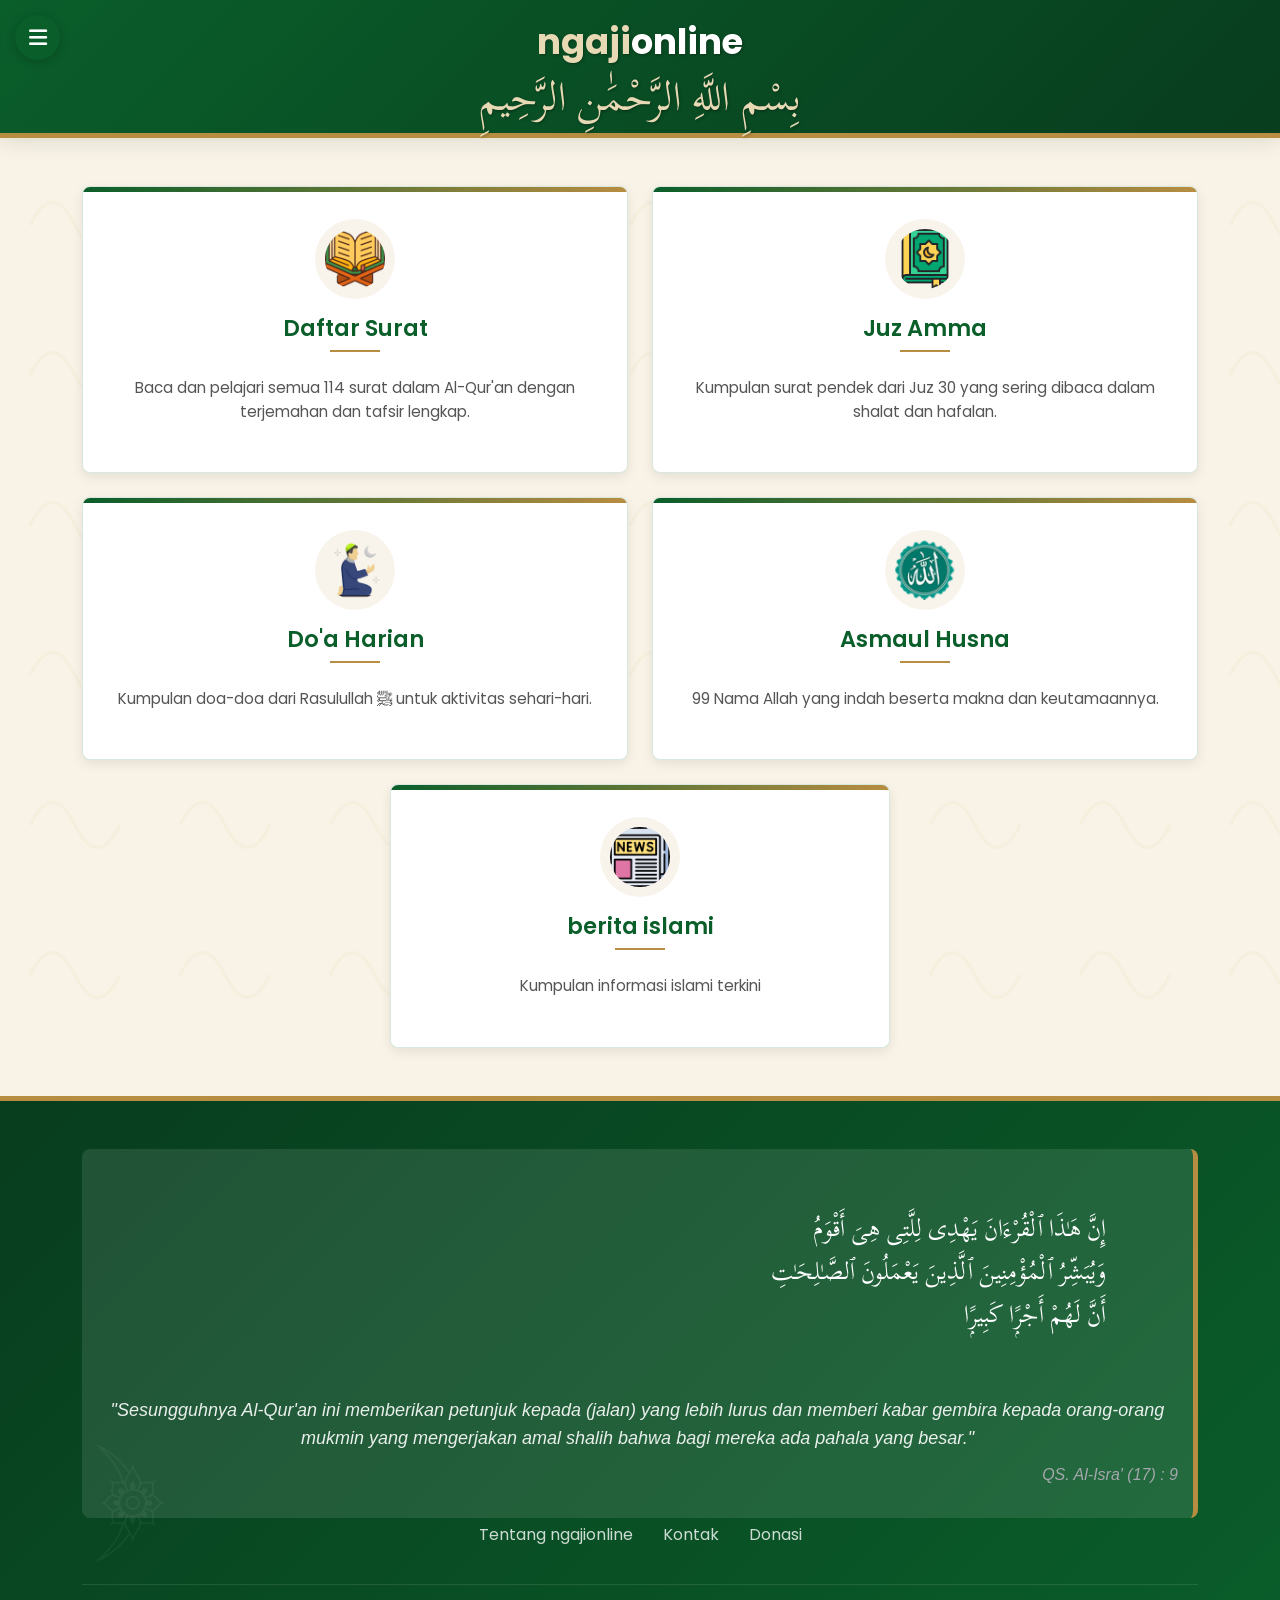
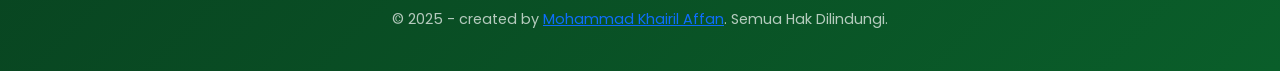
<file: index.html>
<!DOCTYPE html>
<html lang="id">
  <head>
    <meta charset="utf-8" />
    <meta name="viewport" content="width=device-width, initial-scale=1" />
    <title>ngajionline - Platform Digital Al-Qur'an</title>
    <link
      href="https://cdn.jsdelivr.net/npm/bootstrap@5.2.3/dist/css/bootstrap.min.css"
      rel="stylesheet"
    />
    <link
      rel="stylesheet"
      href="https://cdnjs.cloudflare.com/ajax/libs/font-awesome/6.4.0/css/all.min.css"
    />
    <link
      href="https://fonts.googleapis.com/css2?family=Poppins:wght@300;400;500;600;700&family=Amiri:wght@400;700&family=Lateef&family=Scheherazade+New:wght@400;700&display=swap"
      rel="stylesheet"
    />
    <style>
      :root {
        --islamic-green: #0a5e2a;
        --gold: #b78d41;
        --cream: #f8f3e6;
        --light-gold: #e8d9b5;
        --dark-green: #083d1e;
        --white: #ffffff;
      }

      body {
        font-family: "Poppins", sans-serif;
        background-color: var(--cream);
        color: #333;
        overflow-x: hidden;
        background-image: url('data:image/svg+xml;utf8,<svg xmlns="http://www.w3.org/2000/svg" width="100" height="100" viewBox="0 0 100 100" opacity="0.05"><path d="M20,50 Q35,20 50,50 Q65,80 80,50" stroke="%23B78D41" fill="none" stroke-width="2"/></svg>');
        background-size: 150px;
      }

      /* Enhanced Sidebar Styles */
      .sidebar {
        height: 100vh;
        width: 280px;
        position: fixed;
        top: 0;
        left: -300px;
        background: linear-gradient(
          to bottom,
          var(--islamic-green),
          var(--dark-green)
        );
        box-shadow: 5px 0 15px rgba(0, 0, 0, 0.2);
        transition: 0.3s;
        z-index: 1000;
        padding-top: 20px;
        overflow-y: auto;
        color: white;
      }

      .sidebar-open {
        left: 0;
      }

      .sidebar-header {
        padding: 20px;
        text-align: center;
        border-bottom: 1px solid rgba(255, 255, 255, 0.1);
        margin-bottom: 20px;
        position: relative;
      }

      .sidebar-title {
        font-family: "Poppins", sans-serif;
        font-weight: 600;
        font-size: 1.5rem;
        color: var(--light-gold);
        margin-bottom: 0;
      }

      .menu-toggle {
        position: fixed;
        left: 15px;
        top: 15px;
        z-index: 1100;
        background: var(--islamic-green);
        color: white;
        border: none;
        width: 45px;
        height: 45px;
        border-radius: 50%;
        font-size: 1.3rem;
        box-shadow: 0 2px 10px rgba(0, 0, 0, 0.2);
        transition: all 0.3s ease;
      }

      .menu-toggle:hover {
        background: var(--dark-green);
        transform: scale(1.1);
      }

      .overlay {
        position: fixed;
        top: 0;
        left: 0;
        width: 100%;
        height: 100%;
        background: rgba(0, 0, 0, 0.5);
        z-index: 999;
        display: none;
        backdrop-filter: blur(3px);
      }

      .sidebar-menu {
        padding: 0 20px;
      }

      .sidebar-menu li {
        margin-bottom: 5px;
        position: relative;
        transition: all 0.3s ease;
      }

      .sidebar-menu li a {
        display: block;
        padding: 12px 15px;
        color: rgba(255, 255, 255, 0.9);
        text-decoration: none;
        border-radius: 5px;
        transition: all 0.3s ease;
        font-size: 0.95rem;
        position: relative;
        z-index: 1;
      }

      .sidebar-menu li a:hover {
        color: white;
        background: rgba(255, 255, 255, 0.1);
        transform: translateX(5px);
      }

      .sidebar-menu li a::before {
        content: "";
        position: absolute;
        top: 0;
        left: 0;
        width: 3px;
        height: 100%;
        background: var(--gold);
        border-radius: 5px 0 0 5px;
        opacity: 0;
        transition: all 0.3s ease;
      }

      .sidebar-menu li a:hover::before {
        opacity: 1;
      }

      .sidebar-menu li i {
        width: 25px;
        text-align: center;
        margin-right: 10px;
        color: var(--light-gold);
      }

      .sidebar-footer {
        padding: 20px;
        text-align: center;
        margin-top: 20px;
        border-top: 1px solid rgba(255, 255, 255, 0.1);
        font-size: 0.8rem;
        color: rgba(255, 255, 255, 0.6);
      }

      .sidebar-pattern {
        position: absolute;
        bottom: 0;
        right: 0;
        width: 100px;
        height: 100px;
        background-image: url('data:image/svg+xml;utf8,<svg xmlns="http://www.w3.org/2000/svg" viewBox="0 0 100 100"><path d="M20,50 Q35,20 50,50 Q65,80 80,50" stroke="%23B78D41" fill="none" stroke-width="2" opacity="0.2"/></svg>');
        background-repeat: no-repeat;
        background-position: bottom right;
        opacity: 0.1;
        z-index: 0;
      }

      .arabic-text {
        font-family: "Scheherazade New", "Amiri", serif;
        font-size: 2rem;
        text-align: center;
        margin-bottom: 2rem;
      }

      .arabic-font {
        font-family: "Scheherazade New", "Amiri", "Lateef", serif;
      }

      /* Header Styles */
      .main-header {
        background: linear-gradient(
          135deg,
          var(--islamic-green) 0%,
          var(--dark-green) 100%
        );
        box-shadow: 0 4px 20px rgba(0, 0, 0, 0.1);
        padding: 1rem 0;
        position: relative;
        z-index: 1000;
        border-bottom: 5px solid var(--gold);
      }

      .basmallah {
        font-family: "Scheherazade New", serif;
        font-size: 2.5rem;
        color: var(--light-gold);
        text-align: center;
        margin-top: 0.5rem;
        line-height: 1;
        text-shadow: 1px 1px 3px rgba(0, 0, 0, 0.3);
      }

      .logo {
        font-family: "Poppins", sans-serif;
        font-weight: 700;
        font-size: 2.2rem;
        color: var(--white);
        text-align: center;
        text-shadow: 1px 1px 3px rgba(0, 0, 0, 0.3);
        position: relative;
        display: inline-block;
      }

      .logo span {
        color: var(--light-gold);
      }

      .logo-container {
        text-align: center;
        position: relative;
      }

      /* Menu Card Styles */
      .menu-grid {
        display: grid;
        grid-template-columns: repeat(auto-fit, minmax(280px, 1fr));
        gap: 2rem;
        padding: 2rem;
      }

      .menu-card {
        background: var(--white);
        border-radius: 8px;
        overflow: hidden;
        box-shadow: 0 4px 12px rgba(0, 0, 0, 0.08);
        transition: all 0.3s ease;
        text-decoration: none !important;
        border: 1px solid rgba(10, 94, 42, 0.15);
        position: relative;
        height: 100%;
        display: flex;
        flex-direction: column;
      }

      .menu-card:hover {
        transform: translateY(-5px);
        box-shadow: 0 8px 20px rgba(0, 0, 0, 0.12);
      }

      .menu-card::before {
        content: "";
        position: absolute;
        top: 0;
        left: 0;
        right: 0;
        height: 5px;
        background: linear-gradient(
          90deg,
          var(--islamic-green) 0%,
          var(--gold) 100%
        );
      }

      .card-icon {
        width: 80px;
        height: 80px;
        margin: 2rem auto 1rem;
        display: flex;
        align-items: center;
        justify-content: center;
        background: rgba(183, 141, 65, 0.1);
        border-radius: 50%;
        color: var(--islamic-green);
        font-size: 2.5rem;
      }

      .card-title {
        color: var(--islamic-green);
        font-weight: 600;
        text-align: center;
        margin-bottom: 1.5rem;
        font-size: 1.4rem;
        position: relative;
        padding-bottom: 10px;
      }

      .card-title::after {
        content: "";
        position: absolute;
        bottom: 0;
        left: 50%;
        transform: translateX(-50%);
        width: 50px;
        height: 2px;
        background: var(--gold);
      }

      .card-desc {
        color: #555;
        text-align: center;
        padding: 0 1.5rem 2rem;
        font-size: 0.95rem;
        line-height: 1.6;
      }

      /* Ayat Hari Ini Section */
      .daily-verse {
        background: var(--white);
        border-radius: 8px;
        padding: 2rem;
        margin: 2rem auto;
        max-width: 800px;
        box-shadow: 0 4px 12px rgba(0, 0, 0, 0.08);
        border-top: 5px solid var(--islamic-green);
        position: relative;
        overflow: hidden;
      }

      .daily-verse::before {
        content: "﴾";
        font-family: "Scheherazade New", serif;
        font-size: 8rem;
        color: rgba(183, 141, 65, 0.1);
        position: absolute;
        top: -20px;
        right: 10px;
        line-height: 1;
        z-index: 0;
      }

      .verse-title {
        color: var(--islamic-green);
        font-weight: 600;
        margin-bottom: 1.5rem;
        text-align: center;
        position: relative;
        z-index: 1;
      }

      .verse-arabic {
        font-family: "Scheherazade New", serif;
        font-size: 2.2rem;
        line-height: 1.8;
        text-align: right;
        color: var(--dark-green);
        margin-bottom: 1.5rem;
        position: relative;
        z-index: 1;
      }

      .verse-translation {
        font-style: italic;
        color: #555;
        font-size: 1.1rem;
        line-height: 1.6;
        margin-bottom: 0.5rem;
        position: relative;
        z-index: 1;
      }

      .verse-reference {
        color: var(--gold);
        font-weight: 500;
        text-align: center;
        position: relative;
        z-index: 1;
      }

      /* Footer Styles */
      .main-footer {
        background: linear-gradient(
          135deg,
          var(--dark-green) 0%,
          var(--islamic-green) 100%
        );
        color: var(--white);
        padding: 3rem 0 1.5rem;
        position: relative;
        overflow: hidden;
        border-top: 5px solid var(--gold);
      }

      .verse-container {
        background: rgba(255, 255, 255, 0.1);
        border-radius: 8px;
        padding: 2rem;
        margin-bottom: 2rem;
        border-right: 5px solid var(--gold);
        position: relative;
      }

      .verse-container::before {
        content: "﴿";
        font-family: "Scheherazade New", serif;
        font-size: 8rem;
        color: rgba(255, 255, 255, 0.05);
        position: absolute;
        bottom: -30px;
        left: 10px;
        line-height: 1;
      }

      .footer-verse-arabic {
        font-family: "Scheherazade New", serif;
        font-size: 2rem;
        line-height: 1.8;
        text-align: right;
        color: var(--white);
        margin-bottom: 1.5rem;
      }

      .footer-verse-translation {
        font-style: italic;
        opacity: 0.9;
        font-size: 1.1rem;
        line-height: 1.6;
      }

      .footer-verse-reference {
        text-align: right;
        color: var(--light-gold);
      }

      .footer-links {
        display: flex;
        justify-content: center;
        flex-wrap: wrap;
        margin-bottom: 2rem;
      }

      .footer-links a {
        color: rgba(255, 255, 255, 0.8);
        text-decoration: none;
        transition: all 0.3s ease;
        margin: 0 15px;
        position: relative;
        padding: 5px 0;
      }

      .footer-links a:hover {
        color: var(--light-gold);
      }

      .footer-links a::after {
        content: "";
        position: absolute;
        bottom: 0;
        left: 0;
        width: 0;
        height: 1px;
        background: var(--light-gold);
        transition: width 0.3s ease;
      }

      .footer-links a:hover::after {
        width: 100%;
      }

      .copyright {
        margin-top: 2rem;
        padding-top: 1.5rem;
        border-top: 1px solid rgba(255, 255, 255, 0.1);
        color: rgba(255, 255, 255, 0.7);
        font-size: 0.9rem;
        text-align: center;
      }

      /* Dekorasi Islami */
      .islamic-pattern {
        position: absolute;
        width: 150px;
        height: 150px;
        opacity: 0.1;
        z-index: 0;
      }

      .pattern-1 {
        top: 20px;
        left: 20px;
        background-image: url('data:image/svg+xml;utf8,<svg xmlns="http://www.w3.org/2000/svg" viewBox="0 0 100 100"><path d="M50,0 C60,20 80,20 100,50 C80,60 80,80 50,100 C40,80 20,80 0,50 C20,40 20,20 50,0 Z" fill="%23B78D41"/></svg>');
        background-size: contain;
      }

      .pattern-2 {
        bottom: 20px;
        right: 20px;
        background-image: url('data:image/svg+xml;utf8,<svg xmlns="http://www.w3.org/2000/svg" viewBox="0 0 100 100"><path d="M20,50 Q35,20 50,50 Q65,80 80,50" stroke="%23B78D41" fill="none" stroke-width="4"/></svg>');
        background-size: contain;
        transform: rotate(180deg);
      }

      .footer-verse-container {
        background: rgba(255, 255, 255, 0.1);
        border-radius: 8px;
        padding: 1.5rem;
        margin-bottom: 2rem;
        border-right: 5px solid var(--gold);
        position: relative;
      }

      .footer-verse-arabic {
        font-family: "Scheherazade New", "Amiri", serif;
        font-size: 1.8rem;
        line-height: 2.5;
        text-align: right;
        color: var(--white);
        margin-bottom: 1.5rem;
        word-wrap: break-word;
        white-space: pre-wrap;
        overflow-wrap: anywhere;
        hyphens: manual;
        padding: 0;
        direction: rtl;
        text-align: justify;
        text-justify: inter-word;
      }

      .footer-verse-translation {
        font-style: italic;
        opacity: 0.9;
        font-size: 1.1rem;
        line-height: 1.6;
        text-align: left;
        margin-top: 1rem;
      }
      /* Thank You Popup Styles */
      #thankYouModal .modal-content {
        border-radius: 15px;
        overflow: hidden;
      }

      #thankYouModal .modal-body {
        padding: 0;
      }

      #thankYouModal h4 {
        font-family: "Poppins", sans-serif;
        font-weight: 600;
        color: var(--islamic-green);
      }

      #thankYouModal p {
        font-family: "Poppins", sans-serif;
        font-size: 1.1rem;
        line-height: 1.6;
      }

      #thankYouModal .text-muted {
        font-style: italic;
      }

      /* Responsive Adjustments */
      @media (max-width: 768px) {
        .main-header {
          padding: 0.5rem 0;
          position: sticky;
          top: 0;
          z-index: 1000;
        }

        .logo {
          font-size: 1.5rem;
        }

        .basmallah {
          font-size: 1.8rem;
          margin-top: 0.3rem;
        }

        .footer-verse-arabic {
          font-size: 1.6rem;
          line-height: 2.2;
        }
      }

      @media (max-width: 576px) {
        .footer-verse-arabic {
          font-size: 1.4rem;
          line-height: 2;
        }

        .footer-verse-translation {
          font-size: 1rem;
        }

        /* Tambahkan navbar mobile */
        .mobile-navbar {
          display: flex;
          justify-content: space-around;
          background: var(--dark-green);
          padding: 0.5rem 0;
          position: fixed;
          bottom: 0;
          width: 100%;
          z-index: 1000;
        }

        .mobile-nav-item {
          color: white;
          text-align: center;
          font-size: 0.8rem;
        }

        .mobile-nav-item i {
          display: block;
          font-size: 1.2rem;
          margin-bottom: 0.2rem;
        }
      }
    </style>
  </head>
  <body>
    <!-- Tombol Toggle Sidebar -->
    <button class="menu-toggle">
      <i class="fas fa-bars"></i>
    </button>

    <!-- Overlay -->
    <div class="overlay"></div>

    <!-- Enhanced Sidebar -->
    <div class="sidebar">
      <div class="sidebar-header">
        <h3 class="sidebar-title">ngaji online</h3>
      </div>
      <ul class="sidebar-menu list-unstyled">
        <li>
          <a href="#"> <i class="fas fa-home"></i> Beranda </a>
        </li>
        <li>
          <a href="surat/index.html">
            <i class="fas fa-book-quran"></i> Daftar Surat
          </a>
        </li>
        <li>
          <a href="juz-amma/index.html">
            <i class="fas fa-star"></i> Juz Amma
          </a>
        </li>
        <li>
          <a href="doa-doa/index.html">
            <i class="fas fa-hands-praying"></i> Doa Harian
          </a>
        </li>
        <li>
          <a href="asmaul-husna/index.html">
            <i class="fas fa-pray"></i> Asmaul Husna
          </a>
        </li>
        <li>
          <a href="profil.html">
            <i class="fas fa-user-tie"></i> Profile Pengembang
          </a>
        </li>
        <li>
          <a href="#" id="reportIssueBtn">
            <i class="fas fa-bug"></i> Laporkan Masalah
          </a>
        </li>
      </ul>

      <div class="sidebar-footer">
        <p>ngajionline v1.0.0</p>
        <p class="arabic-font" style="font-size: 1.2rem; margin-top: 5px">
          وَمَا تَوْفِيقِي إِلَّا بِاللَّهِ
        </p>
      </div>

      <div class="sidebar-pattern"></div>
    </div>

<div class="modal fade" id="reportIssueModal" tabindex="-1" aria-hidden="true" style="z-index: 1060;">
  <div class="modal-dialog modal-dialog-centered">
    <div class="modal-content">
      <div class="modal-header bg-light">
        <h5 class="modal-title fw-bold">Laporkan Masalah</h5>
        <button type="button" class="btn-close" data-bs-dismiss="modal" aria-label="Close"></button>
      </div>
      <div class="modal-body">
        <form id="issueForm">
          <!-- Nama Masalah -->
          <div class="mb-3">
            <label for="issueName" class="form-label fw-semibold">Nama Masalah <span class="text-danger">*</span></label>
            <input type="text" class="form-control" id="issueName" placeholder="Contoh: Menu tidak responsive" required>
          </div>
          
          <!-- Deskripsi Masalah -->
          <div class="mb-3">
            <label for="issueDescription" class="form-label fw-semibold">Deskripsi Masalah <span class="text-danger">*</span></label>
            <textarea class="form-control" id="issueDescription" rows="3" 
                      placeholder="Jelaskan masalah yang terjadi secara detail" required></textarea>
          </div>
          
          <!-- Letak Masalah -->
          <div class="mb-3">
            <label for="issueLocation" class="form-label fw-semibold">Letak Masalah <span class="text-danger">*</span></label>
            <input type="text" class="form-control" id="issueLocation" 
                   placeholder="Contoh: Sidebar kiri, Halaman Dashboard" required>
          </div>
          
          <!-- Upload Screenshot -->
          <div class="mb-3">
            <label for="issueScreenshot" class="form-label fw-semibold">Screenshot (Opsional)</label>
            <input class="form-control" type="file" id="issueScreenshot" accept="image/*">
            <div class="form-text">Format: JPG, PNG (Maks. 5MB)</div>
          </div>
          
          <div class="alert alert-info mb-0">
            <i class="bi bi-info-circle me-2"></i>
            Laporan akan dikirim ke tim teknis
          </div>
        </form>
      </div>
      <div class="modal-footer">
        <button type="button" class="btn btn-secondary" data-bs-dismiss="modal">
          <i class="bi bi-x-lg me-1"></i> Tutup
        </button>
        <button type="submit" class="btn btn-primary" id="sendReportBtn">
          <i class="bi bi-send me-1"></i> Kirim
        </button>
      </div>
    </div>
  </div>
</div>

<style>
  /* Pastikan modal muncul di atas sidebar */
  .modal {
    z-index: 1060 !important; /* Lebih tinggi dari z-index sidebar */
  }
  
  /* Perbaikan tata letak untuk mencegah tumpang tindih */
  .modal-dialog {
    margin-right: auto;
    margin-left: auto;
    max-width: 95%;
  }
  
  @media (min-width: 576px) {
    .modal-dialog {
      max-width: 500px;
    }
  }
  
  /* Jika sidebar menggunakan z-index tinggi */
  .sidebar {
    z-index: 1040 !important; /* Pastikan lebih rendah dari modal */
  }
</style>

<script>
// Script untuk menangani pengiriman form
document.getElementById('sendReportBtn').addEventListener('click', function() {
  const form = document.getElementById('issueForm');
  if (form.checkValidity()) {
    // Ambil nilai form
    const problemName = document.getElementById('issueName').value;
    const problemDesc = document.getElementById('issueDescription').value;
    const problemLocation = document.getElementById('issueLocation').value;
    
    // Kirim via WhatsApp (contoh)
    const whatsappNumber = "+6289630961095";
    const message = `*Laporan Masalah*%0A%0ANama masalah: ${problemName}%0ADeskripsi: ${problemDesc}%0ALetak masalah: ${problemLocation}`;
    
    window.open(`https://wa.me/${whatsappNumber}?text=${message}`, '_blank');
    
    // Tutup modal
    bootstrap.Modal.getInstance(document.getElementById('reportIssueModal')).hide();
  } else {
    form.reportValidity();
  }
});
</script>

    <script>
      document.addEventListener("DOMContentLoaded", function () {
        // Show modal when report issue is clicked
        document
          .getElementById("reportIssueBtn")
          .addEventListener("click", function (e) {
            e.preventDefault();
            var modal = new bootstrap.Modal(
              document.getElementById("reportIssueModal")
            );
            modal.show();
          });

        // Handle form submission
        document
          .getElementById("sendReportBtn")
          .addEventListener("click", function () {
            const name = document.getElementById("issueName").value;
            const description =
              document.getElementById("issueDescription").value;
            const location = document.getElementById("issueLocation").value;
            const fileInput = document.getElementById("issueScreenshot");

            if (!name || !description || !location) {
              alert("Harap isi semua field yang wajib diisi!");
              return;
            }

            // Format WhatsApp message
            let message =
              `*Laporan Masalah Ngaji Online*%0A%0A` +
              `*Nama Masalah:* ${name}%0A` +
              `*Deskripsi:* ${description}%0A` +
              `*Letak Masalah:* ${location}%0A` +
              `*Versi Aplikasi:* 1.0.0%0A` +
              `*Tanggal:* ${new Date().toLocaleString()}`;

            if (fileInput.files.length > 0) {
              message +=
                "%0A%0A*Catatan:* Terdapat screenshot yang dilampirkan";
            }

            // Open WhatsApp with the message
            window.open(
              `https://wa.me/6289630961095?text=${message}`,
              "_blank"
            );

            // Close the modal
            var modal = bootstrap.Modal.getInstance(
              document.getElementById("reportIssueModal")
            );
            modal.hide();

            // Reset form
            document.getElementById("issueForm").reset();

            // Show thank you popup
            var thankYouModal = new bootstrap.Modal(
              document.getElementById("thankYouModal")
            );
            thankYouModal.show();
          });
      });
    </script>

    <!-- Header with Basmallah -->
    <header class="main-header">
      <div class="container">
        <div class="logo-container">
          <div class="logo"><span>ngaji</span>online</div>
        </div>
        <div class="basmallah arabic-font">
          بِسْمِ اللَّهِ الرَّحْمَٰنِ الرَّحِيمِ
        </div>
      </div>
    </header>

 <main class="container my-5">
    <!-- Feature Cards Grid -->
    <div class="row g-4">
      <!-- Baris Pertama - 2 Kolom -->
      <div class="col-md-6">
        <a href="surat" class="menu-card">
          <div class="card-icon">
            <img
              src="img/icon-surat.png"
              alt="Daftar Surat"
              style="
                width: 60px;
                height: 60px;
                object-fit: cover;
                border-radius: 50%;
              "
            />
          </div>
          <h3 class="card-title">Daftar Surat</h3>
          <p class="card-desc">
            Baca dan pelajari semua 114 surat dalam Al-Qur'an dengan
            terjemahan dan tafsir lengkap.
          </p>
        </a>
      </div>
      <div class="col-md-6">
        <a href="juz-amma" class="menu-card">
          <div class="card-icon">
            <img
              src="img/juz-amma.png"
              alt="Juz Amma"
              style="
                width: 60px;
                height: 60px;
                object-fit: cover;
                border-radius: 50%;
              "
            />
          </div>
          <h3 class="card-title">Juz Amma</h3>
          <p class="card-desc">
            Kumpulan surat pendek dari Juz 30 yang sering dibaca dalam shalat
            dan hafalan.
          </p>
        </a>
      </div>
      
      <!-- Baris Kedua - 2 Kolom -->
      <div class="col-md-6">
        <a href="doa-doa" class="menu-card">
          <div class="card-icon">
            <img
              src="img/icon_doa.png"
              alt="Doa Harian"
              style="
                width: 60px;
                height: 60px;
                object-fit: cover;
                border-radius: 50%;
              "
            />
          </div>
          <h3 class="card-title">Do'a Harian</h3>
          <p class="card-desc">
            Kumpulan doa-doa dari Rasulullah ﷺ untuk aktivitas sehari-hari.
          </p>
        </a>
      </div>
      <div class="col-md-6">
        <a href="asmaul-husna" class="menu-card">
          <div class="card-icon">
            <img
              src="img/icon-asmaul-husna.png"
              alt="Asmaul Husna"
              style="
                width: 60px;
                height: 60px;
                object-fit: cover;
                border-radius: 50%;
              "
            />
          </div>
          <h3 class="card-title">Asmaul Husna</h3>
          <p class="card-desc">
            99 Nama Allah yang indah beserta makna dan keutamaannya.
          </p>
        </a>
      </div>
      
      <!-- Baris Ketiga - 1 Kolom di Tengah -->
      <div class="col-12 d-flex justify-content-center">
        <div class="col-md-6" style="max-width: 500px;">
          <a href="berita-islam" class="menu-card">
            <div class="card-icon">
              <img
                src="img/newspaper.png"
                alt="Doa Tahlil"
                style="
                  width: 60px;
                  height: 60px;
                  object-fit: cover;
                  border-radius: 50%;
                "
              />
            </div>
            <h3 class="card-title">berita islami</h3>
            <p class="card-desc">Kumpulan informasi islami terkini</p>
          </a>
        </div>
      </div>
    </div>
  </main>

    <!-- Footer with Verse -->
    <footer class="main-footer">
      <div class="container">
        <div class="verse-container">
          <p class="footer-verse-arabic" dir="rtl">
            إِنَّ هَـٰذَا ٱلْقُرْءَانَ يَهْدِى لِلَّتِى هِىَ أَقْوَمُ
            وَيُبَشِّرُ ٱلْمُؤْمِنِينَ ٱلَّذِينَ يَعْمَلُونَ ٱلصَّـٰلِحَـٰتِ
            أَنَّ لَهُمْ أَجْرًۭا كَبِيرًۭا
          </p>
          <p class="footer-verse-translation">
            "Sesungguhnya Al-Qur'an ini memberikan petunjuk kepada (jalan) yang
            lebih lurus dan memberi kabar gembira kepada orang-orang mukmin yang
            mengerjakan amal shalih bahwa bagi mereka ada pahala yang besar."
          </p>
          <p class="footer-verse-reference">QS. Al-Isra' (17) : 9</p>
        </div>

        <style>
          .verse-container {
            max-width: 100%;
            margin: 0 auto;
            padding: 15px;
            text-align: center;
            font-family: "Traditional Arabic", "Arial", sans-serif;
            direction: rtl;
          }

          .footer-verse-arabic {
            font-size: clamp(18px, 3vw, 24px);
            line-height: 1.8;
            margin-bottom: 15px;
            color: #2a4365;
          }

          .footer-verse-translation {
            font-size: clamp(14px, 2vw, 18px);
            line-height: 1.6;
            margin-bottom: 10px;
            color: #4a5568;
            direction: ltr;
            text-align: center;
          }

          .footer-verse-reference {
            font-size: clamp(12px, 1.8vw, 16px);
            color: #718096;
            font-style: italic;
          }

          @media (max-width: 768px) {
            .verse-container {
              padding: 10px;
            }
            .footer-verse-arabic {
              line-height: 1.6;
            }
          }
        </style>

        <style>
          .verse-container {
            max-width: 100%;
            margin: 0 auto;
            padding: 15px;
            text-align: center;
            font-family: "Traditional Arabic", "Arial", sans-serif;
            direction: rtl;
          }

          .footer-verse-arabic {
            font-size: clamp(18px, 3vw, 24px);
            line-height: 1.8;
            margin-bottom: 15px;
            color: #ffffff;
          }

          .footer-verse-translation {
            font-size: clamp(14px, 2vw, 18px);
            line-height: 1.6;
            margin-bottom: 10px;
            color: #ffffff;
            direction: ltr;
            text-align: center;
          }

          .footer-verse-reference {
            font-size: clamp(12px, 1.8vw, 16px);
            color: #a4a7ac;
            font-style: italic;
          }

          @media (max-width: 768px) {
            .verse-container {
              padding: 10px;
            }
            .footer-verse-arabic {
              line-height: 1.6;
            }
          }
        </style>

        <div class="footer-links">
          <a href="#">Tentang ngajionline</a>
          <a href="profil.html">Kontak</a>
          <a href="https://saweria.co/khairilaffan">Donasi</a>
        </div>

        <div class="copyright">
          <p>
            &copy; 2025 - created by
            <a href="profil.html">Mohammad Khairil Affan</a>. Semua Hak
            Dilindungi.
          </p>
        </div>
      </div>
    </footer>

    <script src="https://code.jquery.com/jquery-3.6.2.min.js"></script>
    <script>
      $(document).ready(function () {
        // Toggle sidebar
        $(".menu-toggle").click(function () {
          $(".sidebar").toggleClass("sidebar-open");
          $(".overlay").fadeToggle();
          $("body").toggleClass("no-scroll");
          $(".mobile-nav-item").removeClass("active");
          $(this).addClass("active");
        });

        // Tutup sidebar saat klik overlay
        $(".overlay").click(function () {
          $(".sidebar").removeClass("sidebar-open");
          $(this).fadeOut();
          $("body").removeClass("no-scroll");
        });

        // Animasi menu item
        $(".sidebar-menu li").each(function (index) {
          $(this).css("transition-delay", index * 0.1 + "s");
        });
      });
    </script>
    <script src="https://cdn.jsdelivr.net/npm/bootstrap@5.2.3/dist/js/bootstrap.bundle.min.js"></script>

    <!-- Thank You Popup -->
    <div class="modal fade" id="thankYouModal" tabindex="-1" aria-hidden="true">
      <div class="modal-dialog modal-dialog-centered">
        <div
          class="modal-content"
          style="border: none; background: transparent"
        >
          <div class="text-center">
            <div
              class="bg-white p-4 rounded"
              style="box-shadow: 0 5px 15px rgba(0, 0, 0, 0.1)"
            >
              <h4 class="text-success mb-3">Terima Kasih Atas Laporan Anda</h4>
              <p class="mb-3">
                "Barangsiapa menunjuki kepada kebaikan maka dia akan mendapatkan
                pahala seperti pahala orang yang mengerjakannya"
              </p>
              <p class="text-muted small">HR. Muslim no. 1893</p>
              <button
                type="button"
                class="btn btn-success mt-2"
                data-bs-dismiss="modal"
              >
                Tutup
              </button>
            </div>
          </div>
        </div>
      </div>
    </div>
  </body>
</html>
</file>
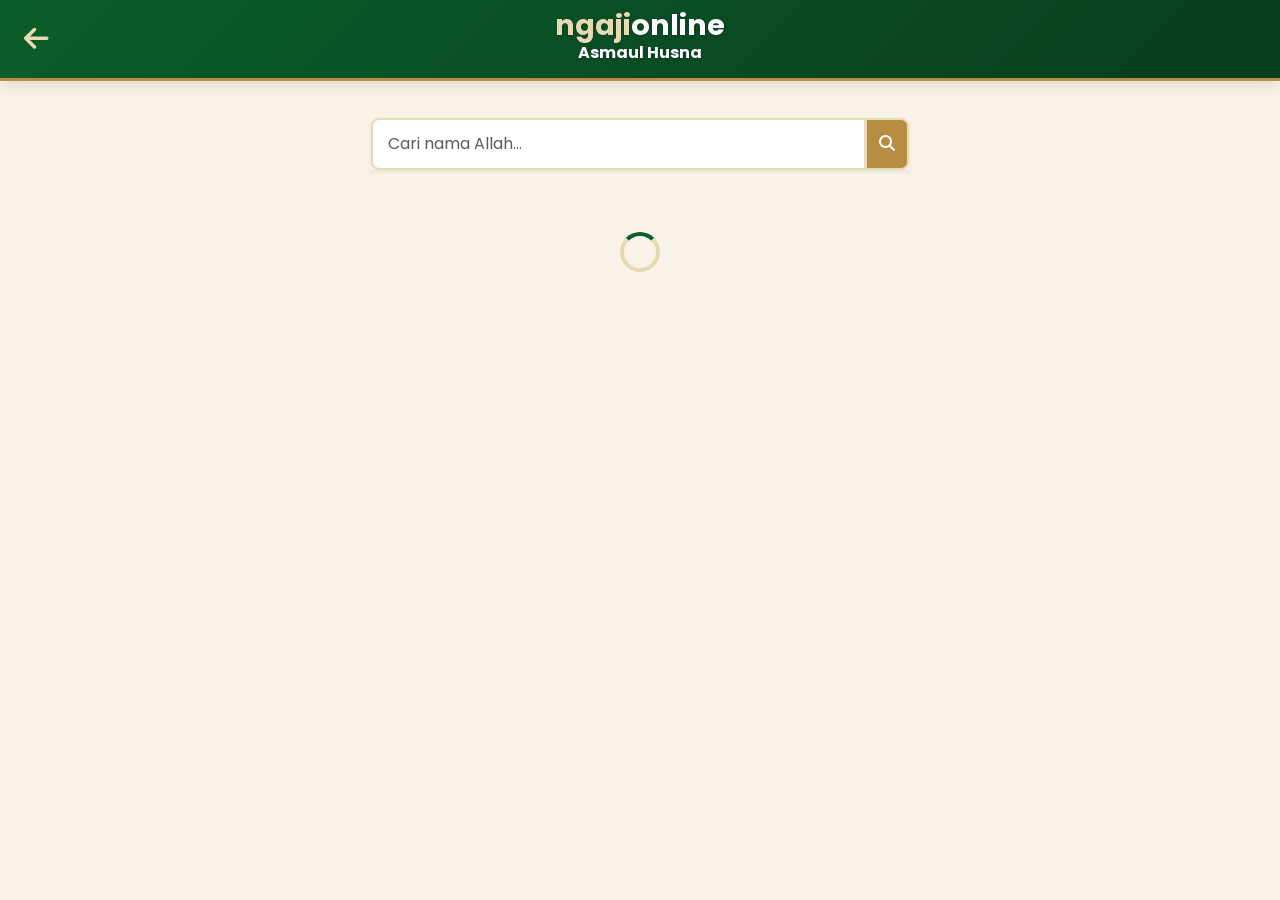
<file: asmaul-husna/index.html>
<!DOCTYPE html>
<html lang="id">
  <head>
    <meta charset="UTF-8" />
    <meta http-equiv="X-UA-Compatible" content="IE=edge" />
    <meta name="viewport" content="width=device-width, initial-scale=1.0" />
    <title>Asmaul Husna - ngajionline</title>
    <link
      href="https://cdn.jsdelivr.net/npm/bootstrap@5.2.3/dist/css/bootstrap.min.css"
      rel="stylesheet"
    />
    <link
      rel="stylesheet"
      href="https://cdnjs.cloudflare.com/ajax/libs/font-awesome/6.4.0/css/all.min.css"
    />
    <link
      href="https://fonts.googleapis.com/css2?family=Poppins:wght@300;400;500;600;700&family=Amiri:wght@400;700&family=Lateef&family=Scheherazade+New:wght@400;700&display=swap"
      rel="stylesheet"
    />
    <style>
      :root {
        --islamic-green: #0a5e2a;
        --gold: #b78d41;
        --cream: #f8f3e6;
        --light-gold: #e8d9b5;
        --dark-green: #083d1e;
        --white: #ffffff;
      }
      body {
        font-family: "Poppins", sans-serif;
        background-color: var(--cream);
        color: #333;
        overflow-x: hidden;
        padding-top: 70px;
      }
      .arabic-font {
        font-family: "Scheherazade New", "Amiri", "Lateef", serif;
      }
      .navbar {
        background: linear-gradient(
          135deg,
          var(--islamic-green) 0%,
          var(--dark-green) 100%
        ) !important;
        box-shadow: 0 4px 15px rgba(0, 0, 0, 0.1);
        border-bottom: 3px solid var(--gold);
      }
      .navbar h1 {
        font-weight: 700;
        font-size: 1.8rem;
        color: var(--white);
        text-shadow: 1px 1px 3px rgba(0, 0, 0, 0.2);
      }
      .navbar h1 span {
        color: var(--light-gold);
      }
      .toogle-back {
        color: var(--light-gold) !important;
        transition: all 0.3s ease;
      }
      .toogle-back:hover {
        background: rgba(255, 255, 255, 0.1);
        transform: translateX(-3px);
      }
      .input-asmaul-husna {
        border: 2px solid var(--light-gold);
        border-radius: 8px 0 0 8px !important;
        font-size: 1rem;
        padding: 12px 15px;
      }
      .input-asmaul-husna:focus {
        box-shadow: 0 0 0 0.25rem rgba(183, 141, 65, 0.25);
        border-color: var(--gold);
      }
      .btn-cari {
        border: 2px solid var(--light-gold);
        background-color: var(--gold);
        color: white;
        border-radius: 0 8px 8px 0 !important;
        font-weight: 500;
        transition: all 0.3s ease;
      }
      .btn-cari:hover {
        background-color: var(--dark-green);
        border-color: var(--gold);
      }
      .isi-asmaul-husna {
        padding: 20px 0;
        justify-content: center !important;
      }
      .asmaul-card {
        background: var(--white);
        border-radius: 10px;
        box-shadow: 0 4px 12px rgba(0, 0, 0, 0.08);
        margin-bottom: 20px;
        transition: all 0.3s ease;
        border: none;
        overflow: hidden;
        position: relative;
        width: 100%;
        max-width: 300px;
      }
      .asmaul-card:hover {
        transform: translateY(-5px);
        box-shadow: 0 8px 20px rgba(0, 0, 0, 0.12);
      }
      .asmaul-card::before {
        content: "";
        position: absolute;
        top: 0;
        left: 0;
        right: 0;
        height: 5px;
        background: linear-gradient(
          90deg,
          var(--islamic-green) 0%,
          var(--gold) 100%
        );
      }
      .card-number {
        position: absolute;
        top: 10px;
        left: 10px;
        background: var(--gold);
        color: white;
        width: 30px;
        height: 30px;
        border-radius: 50%;
        display: flex;
        align-items: center;
        justify-content: center;
        font-weight: bold;
        font-size: 0.9rem;
      }
      .arabic-name {
        font-family: "Scheherazade New", serif;
        font-size: 2.2rem;
        text-align: center;
        color: var(--dark-green);
        padding: 20px 10px 0;
        line-height: 1.4;
        min-height: 100px;
        display: flex;
        align-items: center;
        justify-content: center;
      }
      .latin-name {
        font-weight: 600;
        text-align: center;
        color: var(--islamic-green);
        margin-top: 10px;
        font-size: 1.1rem;
      }
      .meaning {
        text-align: center;
        color: #555;
        padding: 0 15px 20px;
        font-size: 0.95rem;
        line-height: 1.5;
      }
      .loading {
        display: flex;
        justify-content: center;
        padding: 30px;
      }
      .spinner {
        width: 40px;
        height: 40px;
        border: 4px solid var(--light-gold);
        border-top: 4px solid var(--islamic-green);
        border-radius: 50%;
        animation: spin 1s linear infinite;
      }
      @keyframes spin {
        0% {
          transform: rotate(0deg);
        }
        100% {
          transform: rotate(360deg);
        }
      }
      @media (max-width: 768px) {
        .navbar h1 {
          font-size: 1.5rem;
        }
        .arabic-name {
          font-size: 1.8rem;
          min-height: 80px;
        }
      }
    </style>
  </head>
  <body>
    <!-- header -->
    <nav class="navbar fixed-top">
      <div class="container-fluid">
        <div class="col-2 ps-2">
          <a href="../index.html"
            ><i class="fas fa-arrow-left fs-3 toogle-back p-1 rounded"></i
          ></a>
        </div>
        <div class="col-8 text-center">
          <h1>
            <span>ngaji</span>online
            <small class="d-block fs-6">Asmaul Husna</small>
          </h1>
        </div>
        <div class="col-2"></div>
      </div>
    </nav>

    <!-- input search -->
    <div class="container mt-4 pt-3">
      <div class="row p-2 d-flex justify-content-center">
        <div class="col-md-8 col-lg-6">
          <div class="input-group mb-4 shadow-sm">
            <input
              type="text"
              class="form-control input-asmaul-husna"
              placeholder="Cari nama Allah..."
              aria-label="Cari nama Allah"
            />
            <button class="btn btn-cari" type="button">
              <i class="fas fa-search"></i>
            </button>
          </div>
        </div>
      </div>
    </div>

    <!-- container asmaul husna -->
    <div class="container">
      <div class="loading">
        <div class="spinner"></div>
      </div>
      <div class="row isi-asmaul-husna justify-content-center">
        <!-- Cards will be inserted here by JavaScript -->
      </div>
    </div>

    <script src="https://cdn.jsdelivr.net/npm/bootstrap@5.2.3/dist/js/bootstrap.bundle.min.js"></script>
    <script src="https://code.jquery.com/jquery-3.6.2.min.js"></script>
    <script>
      $(document).ready(function () {
        // Data Asmaul Husna (99 nama)
        const asmaulHusna = [
          {
            number: 1,
            arabic: "الرَّحْمَنُ",
            latin: "Ar-Rahman",
            meaning: "Yang Maha Pengasih",
          },
          {
            number: 2,
            arabic: "الرَّحِيمُ",
            latin: "Ar-Rahim",
            meaning: "Yang Maha Penyayang",
          },
          {
            number: 3,
            arabic: "الْمَلِكُ",
            latin: "Al-Malik",
            meaning: "Yang Maha Merajai",
          },
          {
            number: 4,
            arabic: "الْقُدُّوسُ",
            latin: "Al-Quddus",
            meaning: "Yang Maha Suci",
          },
          {
            number: 5,
            arabic: "السَّلاَمُ",
            latin: "As-Salam",
            meaning: "Yang Maha Memberi Kesejahteraan",
          },
          {
            number: 6,
            arabic: "الْمُؤْمِنُ",
            latin: "Al-Mu'min",
            meaning: "Yang Maha Memberi Keamanan",
          },
          {
            number: 7,
            arabic: "الْمُهَيْمِنُ",
            latin: "Al-Muhaymin",
            meaning: "Yang Maha Pemelihara",
          },
          {
            number: 8,
            arabic: "الْعَزِيزُ",
            latin: "Al-Aziz",
            meaning: "Yang Maha Perkasa",
          },
          {
            number: 9,
            arabic: "الْجَبَّارُ",
            latin: "Al-Jabbar",
            meaning: "Yang Memiliki Mutlak Kegagahan",
          },
          {
            number: 10,
            arabic: "الْمُتَكَبِّرُ",
            latin: "Al-Mutakabbir",
            meaning: "Yang Maha Megah",
          },
          {
            number: 11,
            arabic: "الْخَالِقُ",
            latin: "Al-Khaliq",
            meaning: "Yang Maha Pencipta",
          },
          {
            number: 12,
            arabic: "الْبَارِئُ",
            latin: "Al-Bari'",
            meaning: "Yang Maha Melepaskan",
          },
          {
            number: 13,
            arabic: "الْمُصَوِّرُ",
            latin: "Al-Musawwir",
            meaning: "Yang Maha Membentuk Rupa",
          },
          {
            number: 14,
            arabic: "الْغَفَّارُ",
            latin: "Al-Ghaffar",
            meaning: "Yang Maha Pengampun",
          },
          {
            number: 15,
            arabic: "الْقَهَّارُ",
            latin: "Al-Qahhar",
            meaning: "Yang Maha Menaklukkan",
          },
          {
            number: 16,
            arabic: "الْوَهَّابُ",
            latin: "Al-Wahhab",
            meaning: "Yang Maha Pemberi Karunia",
          },
          {
            number: 17,
            arabic: "الرَّزَّاقُ",
            latin: "Ar-Razzaq",
            meaning: "Yang Maha Pemberi Rezeki",
          },
          {
            number: 18,
            arabic: "الْفَتَّاحُ",
            latin: "Al-Fattah",
            meaning: "Yang Maha Pembuka Rahmat",
          },
          {
            number: 19,
            arabic: "اَلْعَلِيْمُ",
            latin: "Al-'Alim",
            meaning: "Yang Maha Mengetahui",
          },
          {
            number: 20,
            arabic: "الْقَابِضُ",
            latin: "Al-Qabid",
            meaning: "Yang Maha Menyempitkan",
          },
          {
            number: 21,
            arabic: "الْبَاسِطُ",
            latin: "Al-Basit",
            meaning: "Yang Maha Melapangkan",
          },
          {
            number: 22,
            arabic: "الْخَافِضُ",
            latin: "Al-Khafid",
            meaning: "Yang Maha Merendahkan",
          },
          {
            number: 23,
            arabic: "الرَّافِعُ",
            latin: "Ar-Rafi'",
            meaning: "Yang Maha Meninggikan",
          },
          {
            number: 24,
            arabic: "الْمُعِزُّ",
            latin: "Al-Mu'izz",
            meaning: "Yang Maha Memuliakan",
          },
          {
            number: 25,
            arabic: "المُذِلُّ",
            latin: "Al-Mudhill",
            meaning: "Yang Maha Menghinakan",
          },
          {
            number: 26,
            arabic: "السَّمِيعُ",
            latin: "As-Sami'",
            meaning: "Yang Maha Mendengar",
          },
          {
            number: 27,
            arabic: "الْبَصِيرُ",
            latin: "Al-Basir",
            meaning: "Yang Maha Melihat",
          },
          {
            number: 28,
            arabic: "الْحَكَمُ",
            latin: "Al-Hakam",
            meaning: "Yang Maha Menetapkan",
          },
          {
            number: 29,
            arabic: "الْعَدْلُ",
            latin: "Al-Adl",
            meaning: "Yang Maha Adil",
          },
          {
            number: 30,
            arabic: "اللَّطِيفُ",
            latin: "Al-Latif",
            meaning: "Yang Maha Lembut",
          },
          {
            number: 31,
            arabic: "الْخَبِيرُ",
            latin: "Al-Khabir",
            meaning: "Yang Maha Mengenal",
          },
          {
            number: 32,
            arabic: "الْحَلِيمُ",
            latin: "Al-Halim",
            meaning: "Yang Maha Penyantun",
          },
          {
            number: 33,
            arabic: "الْعَظِيمُ",
            latin: "Al-Azim",
            meaning: "Yang Maha Agung",
          },
          {
            number: 34,
            arabic: "الْغَفُورُ",
            latin: "Al-Ghafur",
            meaning: "Yang Maha Pengampun",
          },
          {
            number: 35,
            arabic: "الشَّكُورُ",
            latin: "Asy-Syakur",
            meaning: "Yang Maha Mensyukuri",
          },
          {
            number: 36,
            arabic: "الْعَلِيُّ",
            latin: "Al-Aliyy",
            meaning: "Yang Maha Tinggi",
          },
          {
            number: 37,
            arabic: "الْكَبِيرُ",
            latin: "Al-Kabir",
            meaning: "Yang Maha Besar",
          },
          {
            number: 38,
            arabic: "الْحَفِيظُ",
            latin: "Al-Hafiz",
            meaning: "Yang Maha Memelihara",
          },
          {
            number: 39,
            arabic: "المُقيِت",
            latin: "Al-Muqit",
            meaning: "Yang Maha Pemberi Kecukupan",
          },
          {
            number: 40,
            arabic: "الْحسِيبُ",
            latin: "Al-Hasib",
            meaning: "Yang Maha Membuat Perhitungan",
          },
          {
            number: 41,
            arabic: "الْجَلِيلُ",
            latin: "Al-Jalil",
            meaning: "Yang Maha Mulia",
          },
          {
            number: 42,
            arabic: "الْكَرِيمُ",
            latin: "Al-Karim",
            meaning: "Yang Maha Pemurah",
          },
          {
            number: 43,
            arabic: "الرَّقِيبُ",
            latin: "Ar-Raqib",
            meaning: "Yang Maha Mengawasi",
          },
          {
            number: 44,
            arabic: "الْمُجِيبُ",
            latin: "Al-Mujib",
            meaning: "Yang Maha Mengabulkan",
          },
          {
            number: 45,
            arabic: "الْوَاسِعُ",
            latin: "Al-Wasi'",
            meaning: "Yang Maha Luas",
          },
          {
            number: 46,
            arabic: "الْحَكِيمُ",
            latin: "Al-Hakim",
            meaning: "Yang Maha Bijaksana",
          },
          {
            number: 47,
            arabic: "الْوَدُودُ",
            latin: "Al-Wadud",
            meaning: "Yang Maha Mengasihi",
          },
          {
            number: 48,
            arabic: "الْمَجِيدُ",
            latin: "Al-Majid",
            meaning: "Yang Maha Mulia",
          },
          {
            number: 49,
            arabic: "الْبَاعِثُ",
            latin: "Al-Ba'its",
            meaning: "Yang Maha Membangkitkan",
          },
          {
            number: 50,
            arabic: "الشَّهِيدُ",
            latin: "Asy-Syahid",
            meaning: "Yang Maha Menyaksikan",
          },
          {
            number: 51,
            arabic: "الْحَقُّ",
            latin: "Al-Haqq",
            meaning: "Yang Maha Benar",
          },
          {
            number: 52,
            arabic: "الْوَكِيلُ",
            latin: "Al-Wakil",
            meaning: "Yang Maha Memelihara",
          },
          {
            number: 53,
            arabic: "الْقَوِيُّ",
            latin: "Al-Qawiyy",
            meaning: "Yang Maha Kuat",
          },
          {
            number: 54,
            arabic: "الْمَتِينُ",
            latin: "Al-Matin",
            meaning: "Yang Maha Kokoh",
          },
          {
            number: 55,
            arabic: "الْوَلِيُّ",
            latin: "Al-Waliyy",
            meaning: "Yang Maha Melindungi",
          },
          {
            number: 56,
            arabic: "الْحَمِيدُ",
            latin: "Al-Hamid",
            meaning: "Yang Maha Terpuji",
          },
          {
            number: 57,
            arabic: "الْمُحْصِي",
            latin: "Al-Muhshi",
            meaning: "Yang Maha Menghitung",
          },
          {
            number: 58,
            arabic: "الْمُبْدِئُ",
            latin: "Al-Mubdi'",
            meaning: "Yang Maha Memulai",
          },
          {
            number: 59,
            arabic: "الْمُعِيدُ",
            latin: "Al-Mu'id",
            meaning: "Yang Maha Mengembalikan Kehidupan",
          },
          {
            number: 60,
            arabic: "الْمُحْيِي",
            latin: "Al-Muhyi",
            meaning: "Yang Maha Menghidupkan",
          },
          {
            number: 61,
            arabic: "اَلْمُمِيتُ",
            latin: "Al-Mumit",
            meaning: "Yang Maha Mematikan",
          },
          {
            number: 62,
            arabic: "الْحَيُّ",
            latin: "Al-Hayy",
            meaning: "Yang Maha Hidup",
          },
          {
            number: 63,
            arabic: "الْقَيُّومُ",
            latin: "Al-Qayyum",
            meaning: "Yang Maha Berdiri Sendiri",
          },
          {
            number: 64,
            arabic: "الْوَاجِدُ",
            latin: "Al-Wajid",
            meaning: "Yang Maha Penemu",
          },
          {
            number: 65,
            arabic: "الْمَاجِدُ",
            latin: "Al-Majid",
            meaning: "Yang Maha Mulia",
          },
          {
            number: 66,
            arabic: "الْواحِدُ",
            latin: "Al-Wahid",
            meaning: "Yang Maha Esa",
          },
          {
            number: 67,
            arabic: "اَلاَحَدُ",
            latin: "Al-Ahad",
            meaning: "Yang Maha Tunggal",
          },
          {
            number: 68,
            arabic: "الصَّمَدُ",
            latin: "As-Samad",
            meaning: "Yang Maha Dibutuhkan",
          },
          {
            number: 69,
            arabic: "الْقَادِرُ",
            latin: "Al-Qadir",
            meaning: "Yang Maha Kuasa",
          },
          {
            number: 70,
            arabic: "الْمُقْتَدِرُ",
            latin: "Al-Muqtadir",
            meaning: "Yang Maha Menentukan",
          },
          {
            number: 71,
            arabic: "الْمُقَدِّمُ",
            latin: "Al-Muqaddim",
            meaning: "Yang Maha Mendahulukan",
          },
          {
            number: 72,
            arabic: "الْمُؤَخِّرُ",
            latin: "Al-Mu'akhkhir",
            meaning: "Yang Maha Mengakhirkan",
          },
          {
            number: 73,
            arabic: "الأوَّلُ",
            latin: "Al-Awwal",
            meaning: "Yang Maha Awal",
          },
          {
            number: 74,
            arabic: "الآخِرُ",
            latin: "Al-Akhir",
            meaning: "Yang Maha Akhir",
          },
          {
            number: 75,
            arabic: "الظَّاهِرُ",
            latin: "Az-Zahir",
            meaning: "Yang Maha Nyata",
          },
          {
            number: 76,
            arabic: "الْبَاطِنُ",
            latin: "Al-Batin",
            meaning: "Yang Maha Ghaib",
          },
          {
            number: 77,
            arabic: "الْوَالِي",
            latin: "Al-Wali",
            meaning: "Yang Maha Memerintah",
          },
          {
            number: 78,
            arabic: "الْمُتَعَالِي",
            latin: "Al-Muta'ali",
            meaning: "Yang Maha Tinggi",
          },
          {
            number: 79,
            arabic: "الْبَرُّ",
            latin: "Al-Barr",
            meaning: "Yang Maha Dermawan",
          },
          {
            number: 80,
            arabic: "التَّوَابُ",
            latin: "At-Tawwab",
            meaning: "Yang Maha Penerima Tobat",
          },
          {
            number: 81,
            arabic: "الْمُنْتَقِمُ",
            latin: "Al-Muntaqim",
            meaning: "Yang Maha Pemberi Balasan",
          },
          {
            number: 82,
            arabic: "العَفُوُ",
            latin: "Al-Afuww",
            meaning: "Yang Maha Pemaaf",
          },
          {
            number: 83,
            arabic: "الرَّؤُوفُ",
            latin: "Ar-Ra'uf",
            meaning: "Yang Maha Pengasuh",
          },
          {
            number: 84,
            arabic: "مَالِكُ الْمُلْكِ",
            latin: "Malik-ul-Mulk",
            meaning: "Yang Maha Penguasa Kerajaan",
          },
          {
            number: 85,
            arabic: "ذُوالْجَلاَلِ وَالإكْرَامِ",
            latin: "Dzul-Jalali wal-Ikram",
            meaning: "Yang Maha Pemilik Kebesaran dan Kemuliaan",
          },
          {
            number: 86,
            arabic: "الْمُقْسِطُ",
            latin: "Al-Muqsit",
            meaning: "Yang Maha Adil",
          },
          {
            number: 87,
            arabic: "الْجَامِعُ",
            latin: "Al-Jami'",
            meaning: "Yang Maha Mengumpulkan",
          },
          {
            number: 88,
            arabic: "الْغَنِيُّ",
            latin: "Al-Ghaniyy",
            meaning: "Yang Maha Kaya",
          },
          {
            number: 89,
            arabic: "الْمُغْنِي",
            latin: "Al-Mughni",
            meaning: "Yang Maha Pemberi Kekayaan",
          },
          {
            number: 90,
            arabic: "اَلْمَانِعُ",
            latin: "Al-Mani'",
            meaning: "Yang Maha Mencegah",
          },
          {
            number: 91,
            arabic: "الضَّارَّ",
            latin: "Ad-Dharr",
            meaning: "Yang Maha Penimpa Kemudharatan",
          },
          {
            number: 92,
            arabic: "النَّافِعُ",
            latin: "An-Nafi'",
            meaning: "Yang Maha Memberi Manfaat",
          },
          {
            number: 93,
            arabic: "النُّورُ",
            latin: "An-Nur",
            meaning: "Yang Maha Bercahaya",
          },
          {
            number: 94,
            arabic: "الْهَادِي",
            latin: "Al-Hadi",
            meaning: "Yang Maha Pemberi Petunjuk",
          },
          {
            number: 95,
            arabic: "الْبَدِيعُ",
            latin: "Al-Badi'",
            meaning: "Yang Maha Pencipta Tanpa Contoh",
          },
          {
            number: 96,
            arabic: "اَلْبَاقِي",
            latin: "Al-Baqi",
            meaning: "Yang Maha Kekal",
          },
          {
            number: 97,
            arabic: "الْوَارِثُ",
            latin: "Al-Warith",
            meaning: "Yang Maha Pewaris",
          },
          {
            number: 98,
            arabic: "الرَّشِيدُ",
            latin: "Ar-Rasyid",
            meaning: "Yang Maha Pandai",
          },
          {
            number: 99,
            arabic: "الصَّبُورُ",
            latin: "As-Sabur",
            meaning: "Yang Maha Sabar",
          },
        ];
        // Function to render cards
        function renderCards(data) {
          $(".loading").hide();
          $(".isi-asmaul-husna").empty();
          data.forEach((item) => {
            const card = `
                        <div class="col-sm-6 col-md-4 col-lg-3 mb-4 d-flex justify-content-center">
                            <div class="card asmaul-card h-100">
                                <div class="card-number">${item.number}</div>
                                <div class="arabic-name arabic-font" dir="rtl">${item.arabic}</div>
                                <div class="latin-name">${item.latin}</div>
                                <div class="meaning">${item.meaning}</div>
                            </div>
                        </div>
                    `;
            $(".isi-asmaul-husna").append(card);
          });
        }
        // Initial render
        setTimeout(() => {
          renderCards(asmaulHusna);
        }, 1000);
        // Search functionality
        $(".btn-cari").click(searchAsmaul);
        $(".input-asmaul-husna").on("keyup", function (e) {
          if (e.key === "Enter") searchAsmaul();
        });
        function searchAsmaul() {
          const searchTerm = $(".input-asmaul-husna").val().toLowerCase();
          if (searchTerm === "") {
            renderCards(asmaulHusna);
            return;
          }
          const filtered = asmaulHusna.filter(
            (item) =>
              item.latin.toLowerCase().includes(searchTerm) ||
              item.meaning.toLowerCase().includes(searchTerm)
          );
          renderCards(filtered);
        }
      });
    </script>
  </body>
</html>
</file>
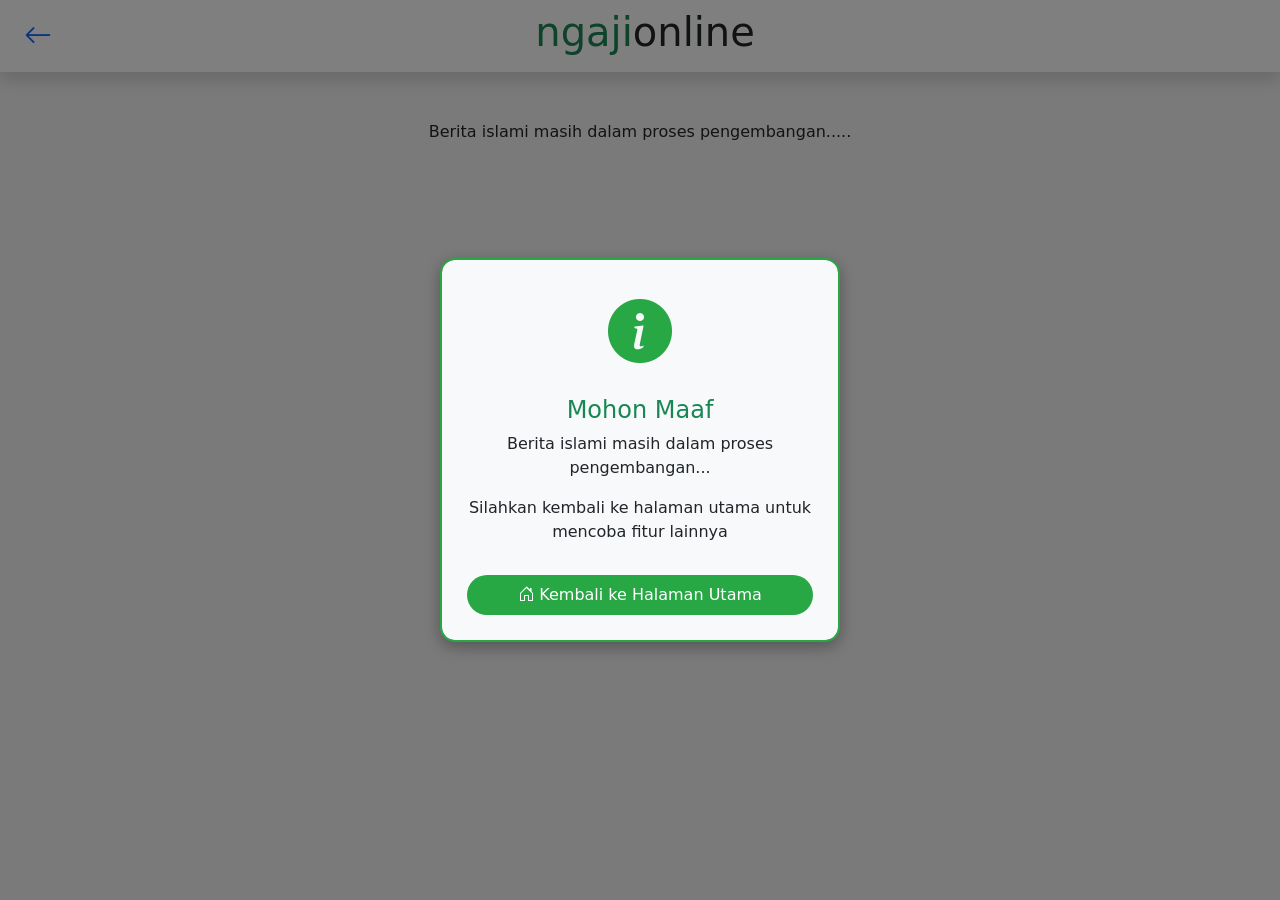
<file: berita-islam/index.html>
<!DOCTYPE html>
<html lang="en">
  <head>
    <meta charset="utf-8" />
    <meta name="viewport" content="width=device-width, initial-scale=1" />
    <title>ngajionline</title>
    <link
      href="https://cdn.jsdelivr.net/npm/bootstrap@5.2.3/dist/css/bootstrap.min.css"
      rel="stylesheet"
      integrity="sha384-rbsA2VBKQhggwzxH7pPCaAqO46MgnOM80zW1RWuH61DGLwZJEdK2Kadq2F9CUG65"
      crossorigin="anonymous"
    />
    <link
      rel="stylesheet"
      href="https://cdnjs.cloudflare.com/ajax/libs/animate.css/4.1.1/animate.min.css"
    />
    <link
      rel="stylesheet"
      href="https://cdn.jsdelivr.net/npm/bootstrap-icons@1.10.0/font/bootstrap-icons.css"
    />
    <style>
      :root {
        --primary-color: #28a745;
        --secondary-color: #f8f9fa;
        --accent-color: #218838;
      }

      body {
        transition: margin-left 0.5s;
        padding-top: 70px;
        background-color: #f5f5f5;
      }

      /* Existing Styles */
      .custom-modal {
        position: fixed;
        top: 0;
        left: 0;
        width: 100%;
        height: 100%;
        background-color: rgba(0, 0, 0, 0.5);
        display: flex;
        justify-content: center;
        align-items: center;
        z-index: 1050;
      }

      .modal-content {
        background-color: #f8f9fa;
        border-radius: 15px;
        padding: 25px;
        max-width: 400px;
        text-align: center;
        box-shadow: 0 5px 15px rgba(0, 0, 0, 0.3);
        border: 2px solid #28a745;
      }

      .modal-icon {
        font-size: 4rem;
        color: #28a745;
        margin-bottom: 15px;
        animation: bounce 2s infinite;
      }

      .btn-back {
        background-color: #28a745;
        color: white;
        border: none;
        padding: 8px 20px;
        border-radius: 50px;
        margin-top: 15px;
        transition: all 0.3s;
      }

      .btn-back:hover {
        background-color: #218838;
        transform: scale(1.05);
      }

      @keyframes bounce {
        0%,
        20%,
        50%,
        80%,
        100% {
          transform: translateY(0);
        }
        40% {
          transform: translateY(-20px);
        }
        60% {
          transform: translateY(-10px);
        }
      }

      .dalam-pengembangan {
        margin-top: 30px;
        text-align: center;
        padding: 20px;
      }
    </style>
  </head>
  <body>
    <nav class="navbar bg-white shadow fixed-top mb-5">
      <div class="container-fluid justify-content-center">
        <div class="col-5 ps-2 col-back">
          <a href="../index.html"
            ><i
              class="bi bi-arrow-left fs-3 toogle-back p-1 rounded fw-bold"
            ></i
          ></a>
        </div>
        <div class="col-7">
          <h1><span class="text-success">ngaji</span>online <span></span></h1>
        </div>
      </div>
    </nav>

    <div class="dalam-pengembangan">
      <div class="row d-flex justify-content-center">
        <div class="col-md-5">
          <p>Berita islami masih dalam proses pengembangan.....</p>
        </div>
      </div>
    </div>

    <!-- Modal Popup Animasi -->
    <div class="custom-modal animate__animated animate__fadeIn">
      <div class="modal-content animate__animated animate__zoomIn">
        <i class="bi bi-info-circle-fill modal-icon"></i>
        <h4 class="text-success">Mohon Maaf</h4>
        <p>Berita islami masih dalam proses pengembangan...</p>
        <p>Silahkan kembali ke halaman utama untuk mencoba fitur lainnya</p>
        <a href="../index.html" class="btn btn-back">
          <i class="bi bi-house-door"></i> Kembali ke Halaman Utama
        </a>
      </div>
    </div>

    <script
      src="https://cdn.jsdelivr.net/npm/bootstrap@5.2.3/dist/js/bootstrap.bundle.min.js"
      integrity="sha384-kenU1KFdBIe4zVF0s0G1M5b4hcpxyD9F7jL+jjXkk+Q2h455rYXK/7HAuoJl+0I4"
      crossorigin="anonymous"
    ></script>
    <script
      src="https://code.jquery.com/jquery-3.6.2.min.js"
      integrity="sha256-2krYZKh//PcchRtd+H+VyyQoZ/e3EcrkxhM8ycwASPA="
      crossorigin="anonymous"
    ></script>
  </body>
</html>
</file>
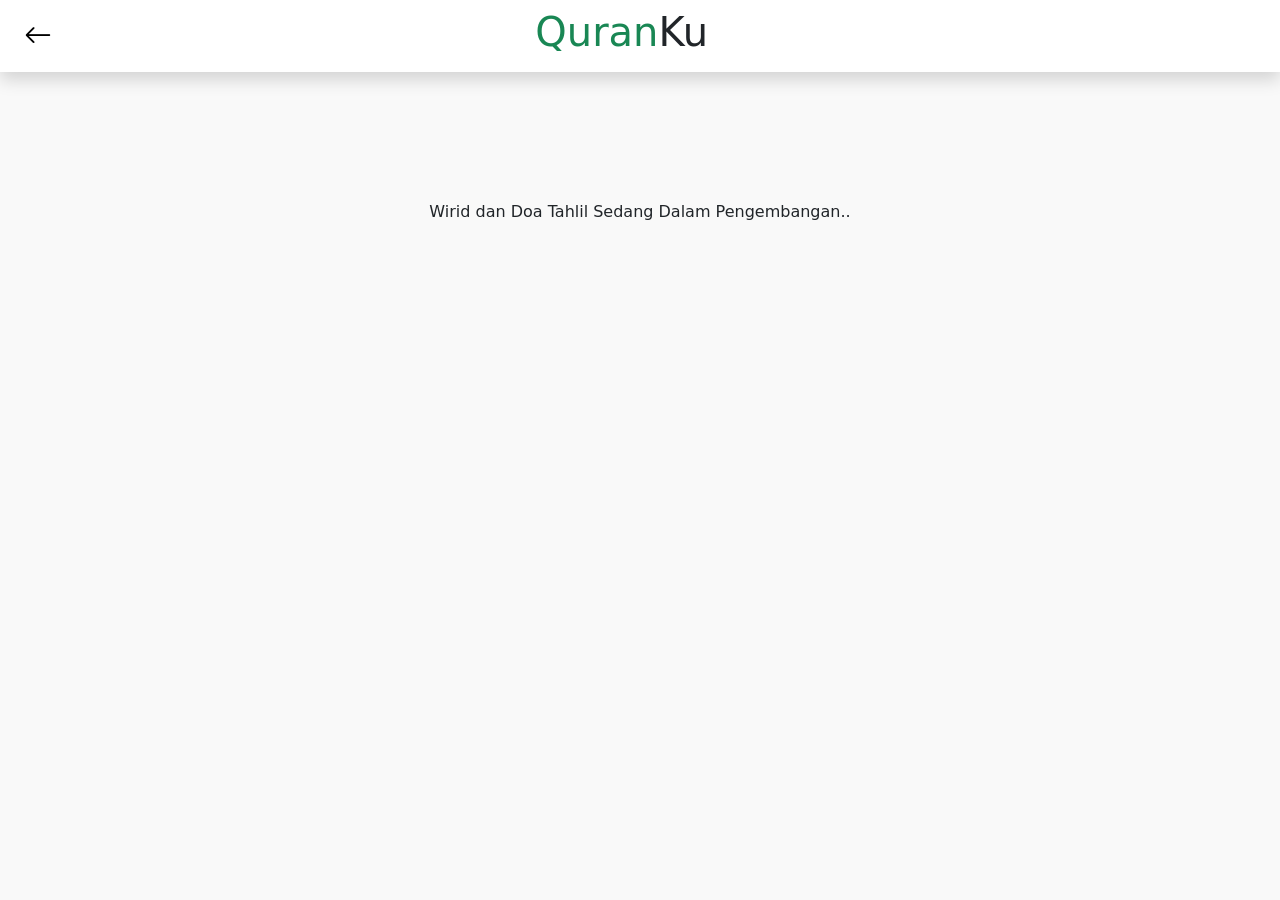
<file: wirid/index.html>
<!DOCTYPE html>
<html lang="en">
  <head>
    <meta charset="utf-8" />
    <meta name="viewport" content="width=device-width, initial-scale=1" />
    <title>ngajionline</title>
    <link
      href="https://cdn.jsdelivr.net/npm/bootstrap@5.2.3/dist/css/bootstrap.min.css"
      rel="stylesheet"
      integrity="sha384-rbsA2VBKQhggwzxH7pPCaAqO46MgnOM80zW1RWuH61DGLwZJEdK2Kadq2F9CUG65"
      crossorigin="anonymous"
    />
    <link rel="stylesheet" href="style.css" />
  </head>
  <body>
    <nav class="navbar bg-white shadow fixed-top mb-5">
      <div class="container-fluid justify-content-center">
        <div class="col-5 ps-2 col-back">
          <a href="../index.html"
            ><i
              class="bi bi-arrow-left fs-3 toogle-back p-1 rounded fw-bold"
            ></i
          ></a>
        </div>
        <div class="col-7">
          <h1><span class="text-success">Quran</span>Ku <span></span></h1>
        </div>
      </div>
    </nav>

    <div class="dalam-pengembangan">
      <div class="row d-flex justify-content-center">
        <div class="col-md-5">
          <p>Wirid dan Doa Tahlil Sedang Dalam Pengembangan..</p>
        </div>
      </div>
    </div>
    <script
      src="https://cdn.jsdelivr.net/npm/bootstrap@5.2.3/dist/js/bootstrap.bundle.min.js"
      integrity="sha384-kenU1KFdBIe4zVF0s0G1M5b4hcpxyD9F7jL+jjXkk+Q2h455rYXK/7HAuoJl+0I4"
      crossorigin="anonymous"
    ></script>
    <script
      src="https://code.jquery.com/jquery-3.6.2.min.js"
      integrity="sha256-2krYZKh//PcchRtd+H+VyyQoZ/e3EcrkxhM8ycwASPA="
      crossorigin="anonymous"
    ></script>
    <script src="script.js"></script>
  </body>
</html>
</file>
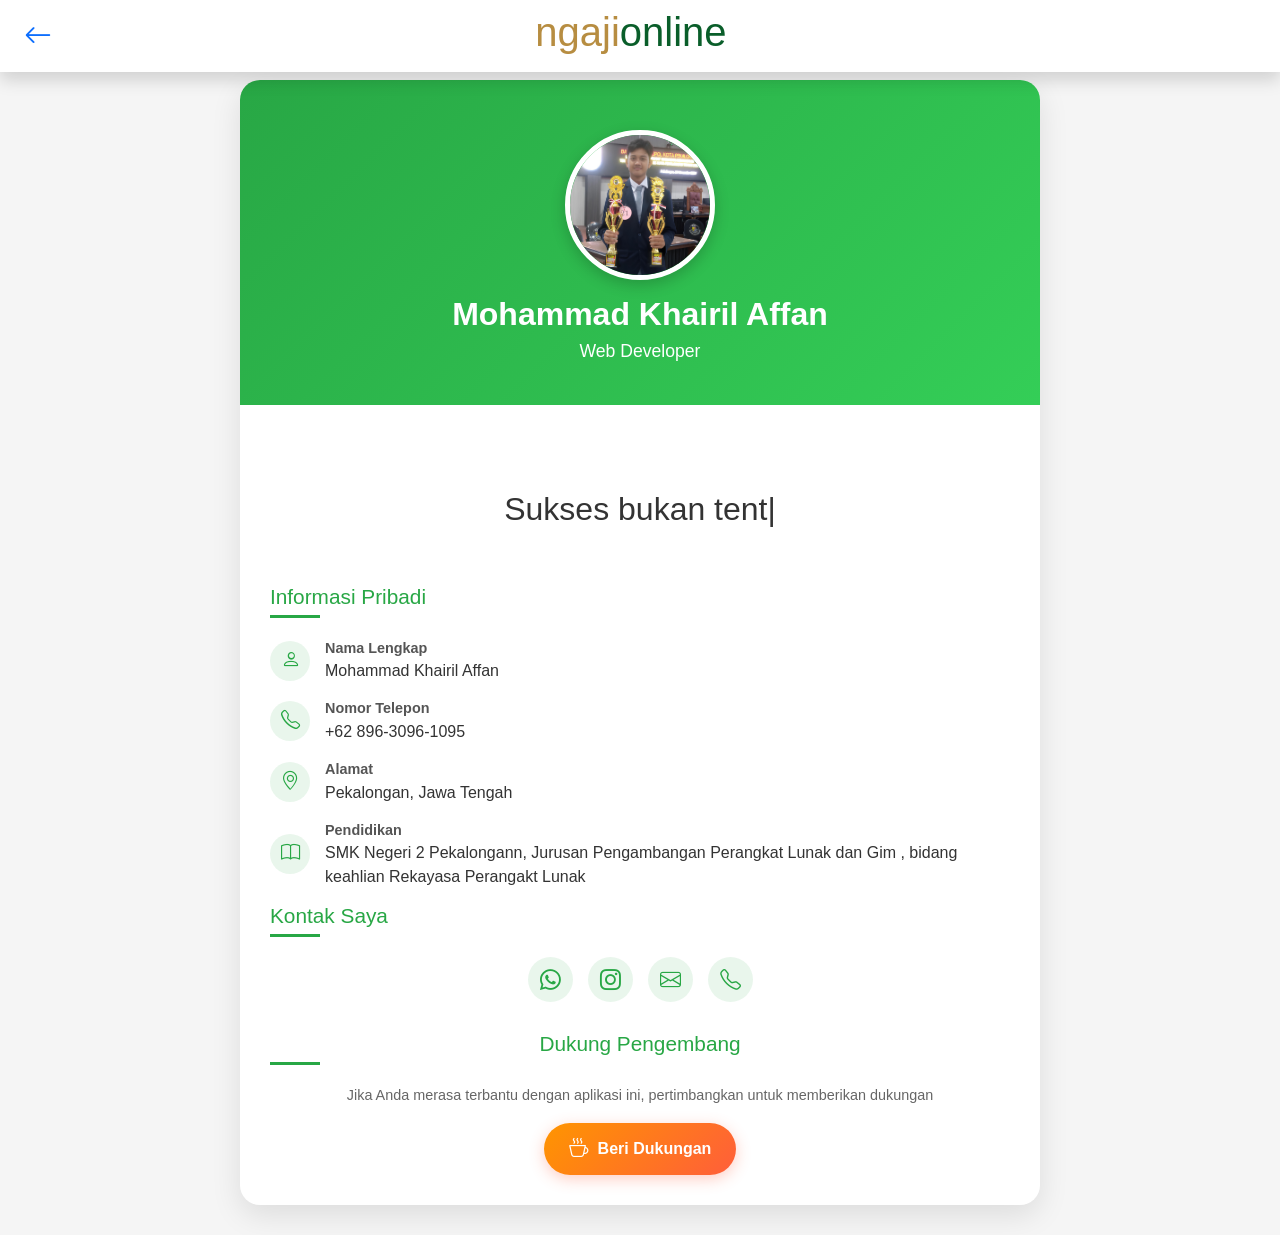
<file: profil.html>
<!DOCTYPE html>
<html lang="en">
  <head>
    <meta charset="UTF-8" />
    <meta name="viewport" content="width=device-width, initial-scale=1.0" />
    <title>Profil Developer | ngajionline</title>
    <link
      href="https://cdn.jsdelivr.net/npm/bootstrap@5.2.3/dist/css/bootstrap.min.css"
      rel="stylesheet"
    />
    <link
      rel="stylesheet"
      href="https://cdnjs.cloudflare.com/ajax/libs/animate.css/4.1.1/animate.min.css"
    />
    <link
      rel="stylesheet"
      href="https://cdn.jsdelivr.net/npm/bootstrap-icons@1.10.0/font/bootstrap-icons.css"
    />
    <style>
      :root {
        --primary-color: #28a745;
        --secondary-color: #f8f9fa;
        --accent-color: #218838;
        --islamic-green: #0a5e2a;
        --gold: #b78d41;
        --cream: #f8f3e6;
        --light-gold: #e8d9b5;
        --dark-green: #083d1e;
        --white: #ffffff;
        --pure-white: #ffffff;
        --card-bg: #ffffff;
      }

      body {
        background-color: #f5f5f5;
        font-family: "Segoe UI", Tahoma, Geneva, Verdana, sans-serif;
      }

      .developer-card {
        max-width: 800px;
        margin: 80px auto 30px;
        border-radius: 20px;
        overflow: hidden;
        box-shadow: 0 10px 30px rgba(0, 0, 0, 0.1);
        background: white;
        transition: transform 0.3s;
      }

      .developer-card:hover {
        transform: translateY(-5px);
      }

      .profile-header {
        background: linear-gradient(135deg, var(--primary-color), #34ce57);
        padding: 30px;
        text-align: center;
        color: white;
        position: relative;
      }

      .profile-pic {
        width: 150px;
        height: 150px;
        border-radius: 50%;
        object-fit: cover;
        border: 5px solid white;
        box-shadow: 0 5px 15px rgba(0, 0, 0, 0.2);
        margin-top: 20px;
        transition: all 0.3s;
      }

      .profile-pic:hover {
        transform: scale(1.05);
        box-shadow: 0 8px 25px rgba(0, 0, 0, 0.3);
      }

      .developer-name {
        font-size: 2rem;
        font-weight: 700;
        margin: 15px 0 5px;
      }

      .developer-title {
        font-size: 1.1rem;
        opacity: 0.9;
        margin-bottom: 10px;
      }

      .profile-body {
        padding: 30px;
      }

      .section-title {
        color: var(--primary-color);
        font-size: 1.3rem;
        margin-bottom: 20px;
        position: relative;
        padding-bottom: 8px;
      }

      .section-title::after {
        content: "";
        position: absolute;
        left: 0;
        bottom: 0;
        width: 50px;
        height: 3px;
        background-color: var(--primary-color);
      }

      .info-item {
        display: flex;
        margin-bottom: 15px;
        align-items: center;
      }

      .info-icon {
        width: 40px;
        height: 40px;
        background-color: rgba(40, 167, 69, 0.1);
        border-radius: 50%;
        display: flex;
        align-items: center;
        justify-content: center;
        margin-right: 15px;
        color: var(--primary-color);
        font-size: 1.2rem;
      }

      .info-content {
        flex: 1;
      }

      .info-label {
        font-weight: 600;
        color: #555;
        font-size: 0.9rem;
      }

      .info-value {
        font-size: 1rem;
        color: #333;
      }

      .social-links {
        display: flex;
        justify-content: center;
        margin-top: 20px;
        gap: 15px;
      }

      .social-link {
        width: 45px;
        height: 45px;
        border-radius: 50%;
        background-color: rgba(40, 167, 69, 0.1);
        display: flex;
        align-items: center;
        justify-content: center;
        color: var(--primary-color);
        font-size: 1.3rem;
        transition: all 0.3s;
        text-decoration: none;
      }

      .social-link:hover {
        background-color: var(--primary-color);
        color: white;
        transform: translateY(-3px);
      }

      .quote {
        font-style: italic;
        text-align: center;
        margin: 20px 0;
        padding: 15px;
        background-color: rgba(40, 167, 69, 0.05);
        border-radius: 10px;
        border-left: 4px solid var(--primary-color);
      }

      /* Support Button Styles */
      .support-section {
        margin-top: 30px;
        text-align: center;
      }

      .support-btn {
        background: linear-gradient(135deg, #ff9500, #ff5e3a);
        color: white;
        border: none;
        padding: 12px 25px;
        border-radius: 50px;
        font-weight: 600;
        display: inline-flex;
        align-items: center;
        gap: 10px;
        transition: all 0.3s;
        box-shadow: 0 4px 15px rgba(255, 94, 58, 0.3);
        text-decoration: none;
      }

      .support-btn:hover {
        transform: translateY(-3px);
        box-shadow: 0 8px 20px rgba(255, 94, 58, 0.4);
        color: white;
      }

            .navbar h1 span {
        color: var(--gold);
      }
      .navbar h1{
        color: var(--islamic-green);
      }

      .support-icon {
        font-size: 1.2rem;
      }

      .support-text {
        margin-top: 10px;
        font-size: 0.9rem;
        color: #666;
      }
/* Styling Kontainer */
.typing-quote {
  font-family: 'Poppins', sans-serif; /* Ganti font agar lebih modern */
  font-size: 2rem;
  font-weight: 500; /* Ketebalan font yang pas */
  color: #333;
  line-height: 1.5; /* Jarak baris yang ideal */
  text-align: center;
  margin-top: 50px; /* Jarak dari atas */
  min-height: 100px; /* Menghindari layout bergeser saat teks muncul */
}

/* Efek Kursor Berkedip */
.cursor {
  font-size: 2rem;
  color: #333;
  animation: blink 0.8s infinite;
}

@keyframes blink {
  0%, 100% { opacity: 1; }
  50% { opacity: 0; }
}

      @media (max-width: 768px) {
        .developer-card {
          margin: 60px 15px 30px;
        }

        .profile-header {
          padding: 20px;
        }

        .profile-pic {
          width: 120px;
          height: 120px;
        }
      }
    </style>
  </head>
  <body>
    <nav class="navbar bg-white shadow fixed-top mb-5">
      <div class="container-fluid justify-content-center">
        <div class="col-5 ps-2 col-back">
          <a href="index.html"
            ><i
              class="bi bi-arrow-left fs-3 toogle-back p-1 rounded fw-bold"
            ></i
          ></a>
        </div>
        <div class="col-7">
          <h1> <span>ngaji</span>online</h1>
        </div>
      </div>
    </nav>

    <div class="developer-card animate__animated animate__fadeIn">
      <div class="profile-header">
        <img
          src="img/profil.jpeg"
          alt="Foto Developer"
          class="profile-pic animate__animated animate__zoomIn"
        />
        <h1 class="developer-name animate__animated animate__fadeInUp">
          Mohammad Khairil Affan
        </h1>
        <p
          class="developer-title animate__animated animate__fadeInUp animate__delay-1s"
        >
          Web Developer
        </p>
      </div>

      <div class="profile-body">
<div class="typing-quote">
  <span id="typing-text"></span><span class="cursor">|</span>
</div>

        <h3
          class="section-title animate__animated animate__fadeIn animate__delay-1s"
        >
          Informasi Pribadi
        </h3>

        <div
          class="info-item animate__animated animate__fadeIn animate__delay-1s"
        >
          <div class="info-icon">
            <i class="bi bi-person"></i>
          </div>
          <div class="info-content">
            <div class="info-label">Nama Lengkap</div>
            <div class="info-value">Mohammad Khairil Affan</div>
          </div>
        </div>

        <div
          class="info-item animate__animated animate__fadeIn animate__delay-1s"
        >
          <div class="info-icon">
            <i class="bi bi-telephone"></i>
          </div>
          <div class="info-content">
            <div class="info-label">Nomor Telepon</div>
            <div class="info-value">+62 896-3096-1095</div>
          </div>
        </div>

        <div
          class="info-item animate__animated animate__fadeIn animate__delay-1s"
        >
          <div class="info-icon">
            <i class="bi bi-geo-alt"></i>
          </div>
          <div class="info-content">
            <div class="info-label">Alamat</div>
            <div class="info-value">
              Pekalongan, Jawa Tengah
            </div>
          </div>
        </div>

        <div
          class="info-item animate__animated animate__fadeIn animate__delay-1s"
        >
          <div class="info-icon">
            <i class="bi bi-book"></i>
          </div>
          <div class="info-content">
            <div class="info-label">Pendidikan</div>
            <div class="info-value">
              SMK Negeri 2 Pekalongann, Jurusan Pengambangan Perangkat Lunak dan
              Gim , bidang keahlian Rekayasa Perangakt Lunak
            </div>
          </div>
        </div>

        <h3
          class="section-title animate__animated animate__fadeIn animate__delay-2s"
        >
          Kontak Saya
        </h3>

        <div class="social-links">
          <a
            href="https://wa.me/6289630961095"
            class="social-link animate__animated animate__fadeIn animate__delay-2s"
          >
            <i class="bi bi-whatsapp"></i>
          </a>
          <a
            href="https://instagram.com/rillapann"
            class="social-link animate__animated animate__fadeIn animate__delay-2s"
          >
            <i class="bi bi-instagram"></i>
          </a>
          <a
            href="mailto:khairilaffan0618@gmail.com"
            class="social-link animate__animated animate__fadeIn animate__delay-2s"
          >
            <i class="bi bi-envelope"></i>
          </a>
          <a
            href="tel:+6289630961095"
            class="social-link animate__animated animate__fadeIn animate__delay-2s"
          >
            <i class="bi bi-telephone"></i>
          </a>
        </div>

        <!-- Support Developer Section -->
        <div
          class="support-section animate__animated animate__fadeIn animate__delay-3s"
        >
          <h3 class="section-title">Dukung Pengembang</h3>
          <p class="support-text">
            Jika Anda merasa terbantu dengan aplikasi ini, pertimbangkan untuk
            memberikan dukungan
          </p>
          <a
            href="https://saweria.co/khairilaffan"
            target="_blank"
            class="support-btn"
          >
            <i class="bi bi-cup-hot support-icon"></i>
            Beri Dukungan
          </a>
        </div>
      </div>
    </div>

    <script src="https://cdn.jsdelivr.net/npm/bootstrap@5.2.3/dist/js/bootstrap.bundle.min.js"></script>
    <script>
      // Animasi saat elemen muncul di viewport
      document.addEventListener("DOMContentLoaded", function () {
        const animateElements = document.querySelectorAll(".animate__animated");

        const observer = new IntersectionObserver(
          (entries) => {
            entries.forEach((entry) => {
              if (entry.isIntersecting) {
                entry.target.classList.add(entry.target.dataset.animate);
                observer.unobserve(entry.target);
              }
            });
          },
          {
            threshold: 0.1,
          }
        );

        animateElements.forEach((el) => {
          observer.observe(el);
        });
      });

const text = "Sukses bukan tentang berapa banyak baris kode yang ditulis, tapi tentang seberapa besar dampak yang diciptakan..";
const element = document.getElementById("typing-text");
let i = 0;

function typeText() {
  if (i < text.length) {
    element.textContent += text.charAt(i);
    i++;
    setTimeout(typeText, 70); // Kecepatan ketik (milidetik)
  }
}

document.addEventListener("DOMContentLoaded", () => {
  typeText();
});
    </script>
  </body>
</html>
</file>
<file: wirid/style.css>
@import url("https://cdn.jsdelivr.net/npm/bootstrap-icons@1.10.2/font/bootstrap-icons.css");

body{
    background-color: rgb(249, 249, 249);
}
.toogle-back{
    color: black;
    transition: .5s;
}

.toogle-back:hover{
    color: rgb(4, 100, 62);
    cursor: pointer;
    transition: all .6s;
}

.font-arab{
    font-family: serif;
    color: rgb(3, 3, 91);
}

.dalam-pengembangan{
    margin-top: 200px;
    text-align: center;
}
</file>
